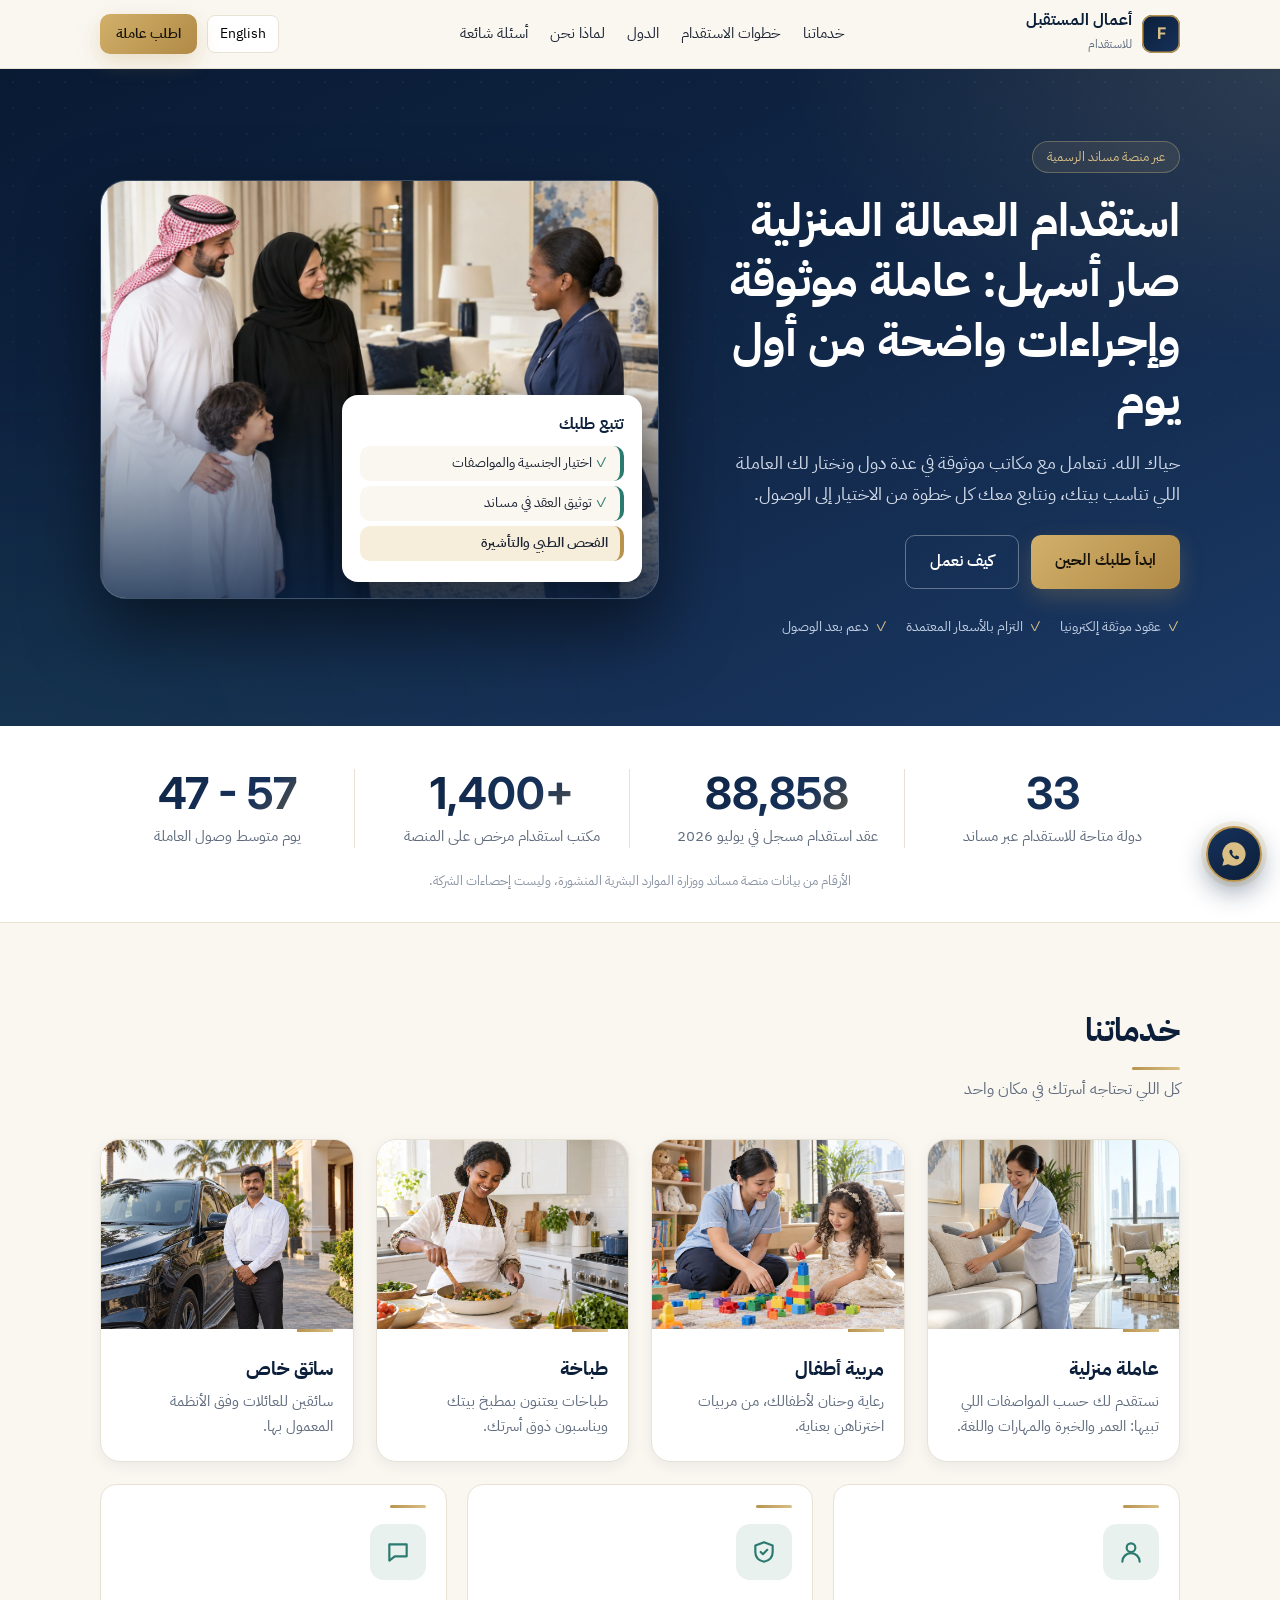
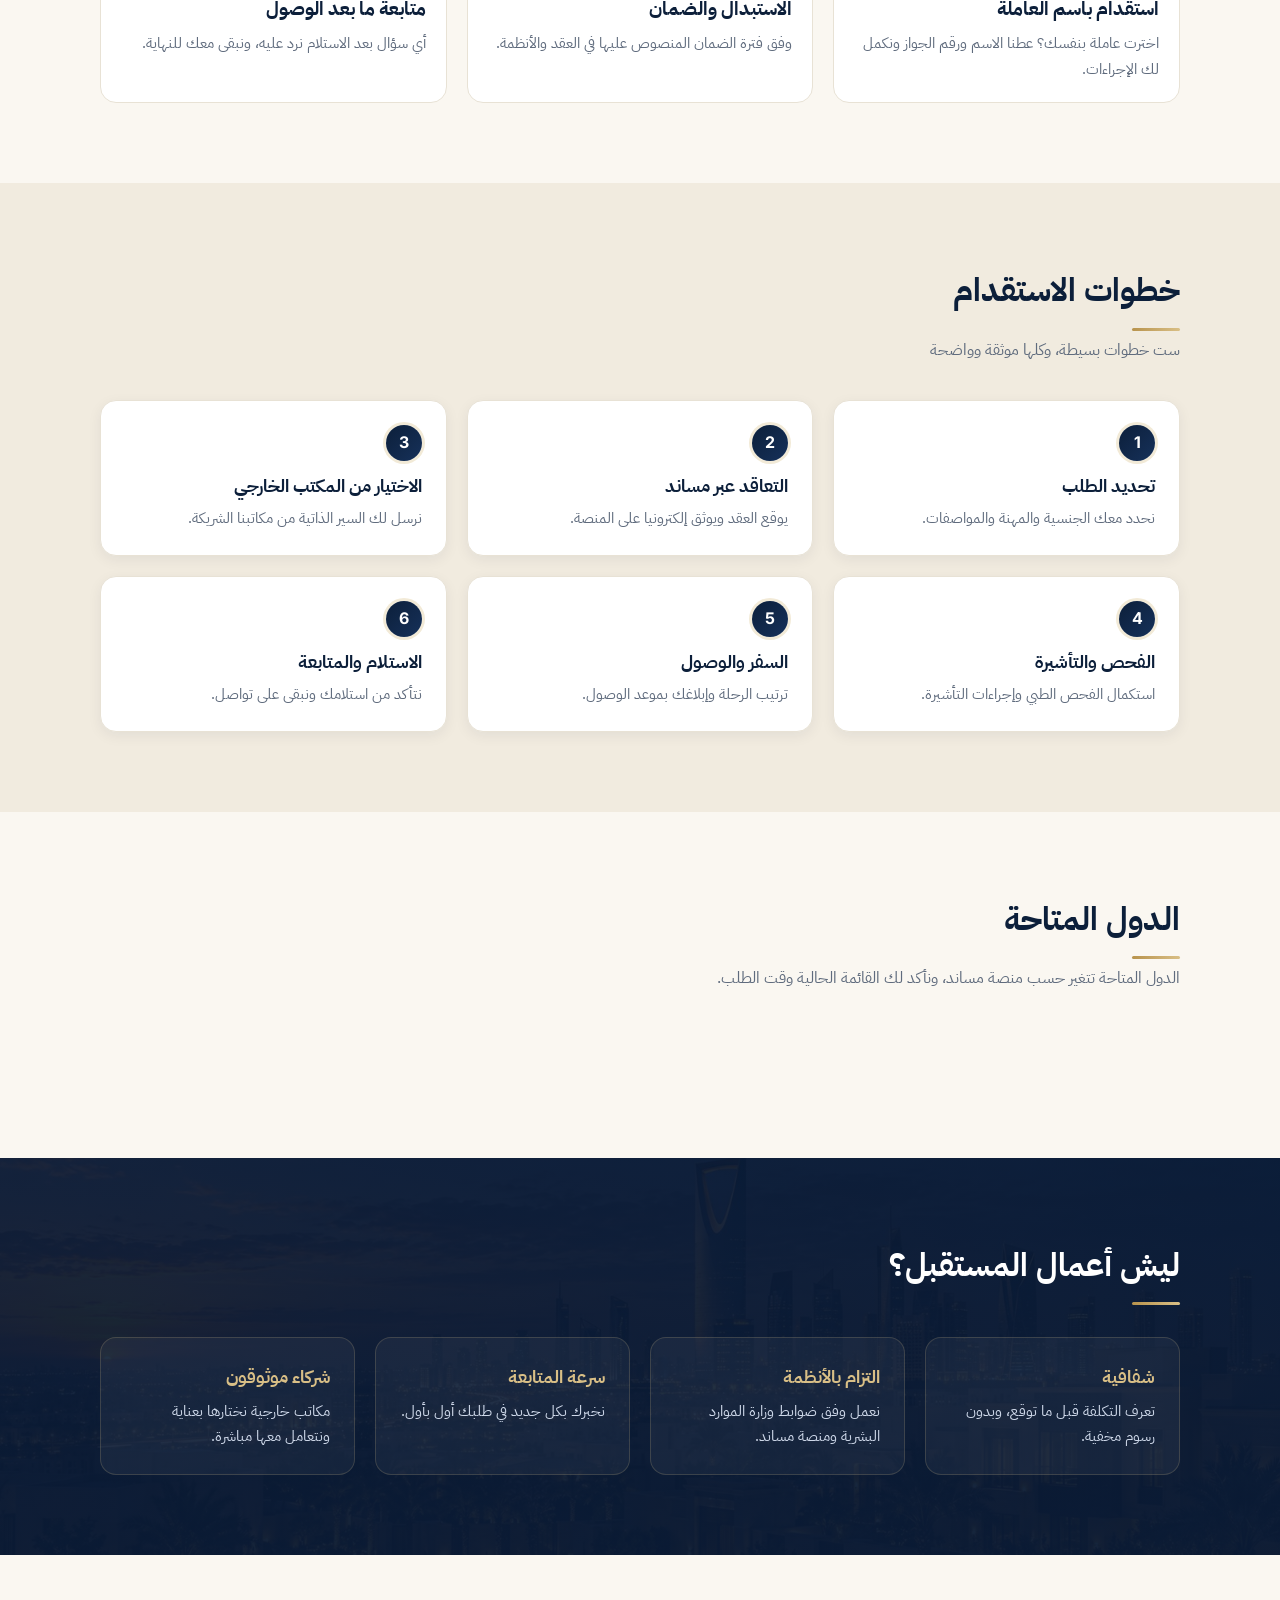
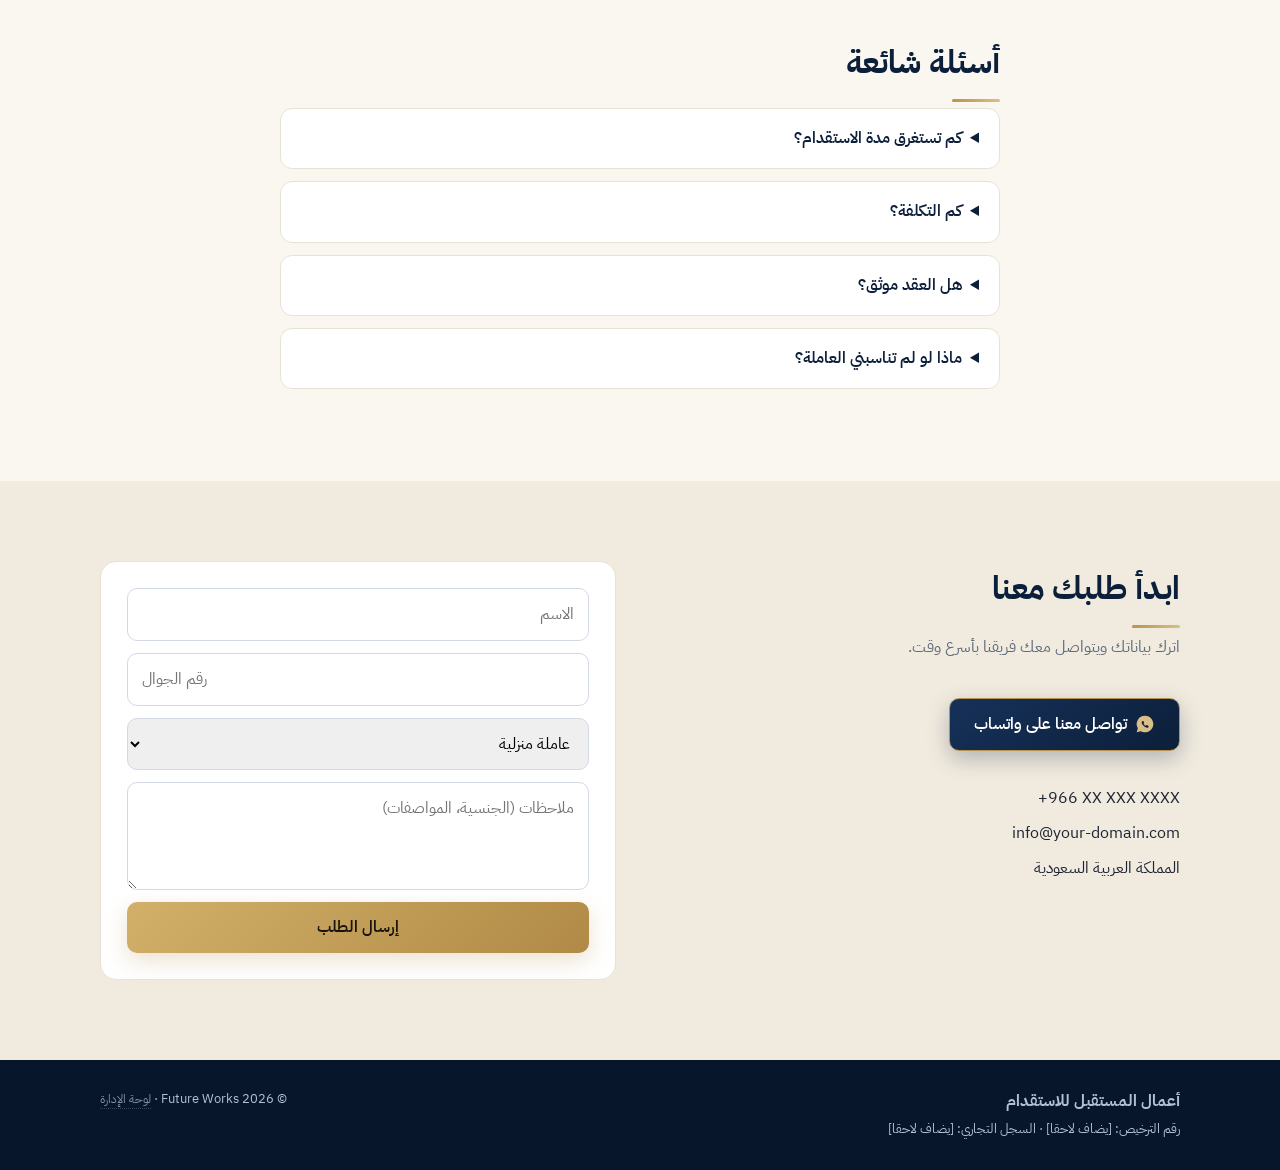
<file: index.html>
<!doctype html>
<html lang="ar" dir="rtl">
<head>
<meta charset="utf-8">
<meta name="viewport" content="width=device-width,initial-scale=1">
<title>أعمال المستقبل للاستقدام | Future Works Recruitment</title>
<meta name="theme-color" content="#0c1f3a"><meta name="description" content="استقدام العمالة المنزلية عبر منصة مساند بشفافية وسرعة. Domestic worker recruitment in Saudi Arabia through Musaned.">
<link rel="preconnect" href="https://fonts.googleapis.com"><link rel="preconnect" href="https://fonts.gstatic.com" crossorigin>
<link href="https://fonts.googleapis.com/css2?family=IBM+Plex+Sans+Arabic:wght@400;500;600;700&family=Inter:wght@400;500;600;700&display=swap" rel="stylesheet">
<link rel="stylesheet" href="style.css">
</head>
<body>
<header class="nav">
  <div class="wrap nav-in">
    <a class="brand" href="#top"><span class="mark">F</span><span><b data-ar="أعمال المستقبل" data-en="Future Works">أعمال المستقبل</b><small data-ar="للاستقدام" data-en="Recruitment">للاستقدام</small></span></a>
    <nav class="links">
      <a href="#services" data-ar="خدماتنا" data-en="Services">خدماتنا</a>
      <a href="#process" data-ar="خطوات الاستقدام" data-en="How it works">خطوات الاستقدام</a>
      <a href="#countries" data-ar="الدول" data-en="Countries">الدول</a>
      <a href="#why" data-ar="لماذا نحن" data-en="Why us">لماذا نحن</a>
      <a href="#faq" data-ar="أسئلة شائعة" data-en="FAQ">أسئلة شائعة</a>
    </nav>
    <div class="nav-actions"><button id="lang" class="lang">English</button><a class="btn sm" href="#contact" data-ar="اطلب عاملة" data-en="Request a worker">اطلب عاملة</a></div>
  </div>
</header>

<main id="top">
<section class="hero">
  <div class="wrap hero-in">
    <div class="hero-text">
      <span class="pill" data-ar="عبر منصة مساند الرسمية" data-en="Through the official Musaned platform">عبر منصة مساند الرسمية</span>
      <h1 data-ar="استقدام العمالة المنزلية صار أسهل: عاملة موثوقة وإجراءات واضحة من أول يوم" data-en="Trusted domestic workers, with a clear process from day one">استقدام العمالة المنزلية صار أسهل: عاملة موثوقة وإجراءات واضحة من أول يوم</h1>
      <p data-ar="حياك الله. نتعامل مع مكاتب موثوقة في عدة دول ونختار لك العاملة اللي تناسب بيتك، ونتابع معك كل خطوة من الاختيار إلى الوصول." data-en="We work with vetted recruitment offices abroad to find the right worker for your home, and follow every step from selection to arrival.">حياك الله. نتعامل مع مكاتب موثوقة في عدة دول ونختار لك العاملة اللي تناسب بيتك، ونتابع معك كل خطوة من الاختيار إلى الوصول.</p>
      <div class="cta"><a class="btn" href="#contact" data-ar="ابدأ طلبك الحين" data-en="Start your request">ابدأ طلبك الحين</a><a class="btn ghost" href="#process" data-ar="كيف نعمل" data-en="How we work">كيف نعمل</a></div>
      <ul class="trust">
        <li data-ar="عقود موثقة إلكترونيا" data-en="Electronically authenticated contracts">عقود موثقة إلكترونيا</li>
        <li data-ar="التزام بالأسعار المعتمدة" data-en="Within approved price ceilings">التزام بالأسعار المعتمدة</li>
        <li data-ar="دعم بعد الوصول" data-en="Support after arrival">دعم بعد الوصول</li>
      </ul>
    </div>
    <div class="hero-visual"><img src="img/hero.jpg" alt="عائلة سعودية تستقبل عاملة منزلية" fetchpriority="high"><div class="hero-card">
      <div class="hc-title" data-ar="تتبع طلبك" data-en="Track your request">تتبع طلبك</div>
      <ol class="steps-mini">
        <li class="done" data-ar="اختيار الجنسية والمواصفات" data-en="Choose nationality & profile">اختيار الجنسية والمواصفات</li>
        <li class="done" data-ar="توثيق العقد في مساند" data-en="Contract authenticated on Musaned">توثيق العقد في مساند</li>
        <li class="now" data-ar="الفحص الطبي والتأشيرة" data-en="Medical check & visa">الفحص الطبي والتأشيرة</li>
        <li data-ar="السفر والوصول" data-en="Travel & arrival">السفر والوصول</li>
        <li data-ar="الاستلام والتسليم" data-en="Handover">الاستلام والتسليم</li>
      </ol>
      <small class="note" data-ar="مثال توضيحي للعرض" data-en="Illustrative example">مثال توضيحي للعرض</small>
    </div></div>
  </div>
</section>

<section class="stats" aria-label="Musaned figures">
  <div class="wrap">
    <div class="stat-grid">
      <div class="stat"><b dir="ltr"><span class="num" data-count="33">33</span></b><span data-ar="دولة متاحة للاستقدام عبر مساند" data-en="source countries on Musaned">دولة متاحة للاستقدام عبر مساند</span></div>
      <div class="stat"><b dir="ltr"><span class="num" data-count="88858">88,858</span></b><span data-ar="عقد استقدام مسجل في يوليو 2026" data-en="recruitment contracts in July 2026">عقد استقدام مسجل في يوليو 2026</span></div>
      <div class="stat"><b dir="ltr"><span class="num" data-count="1400">1,400</span>+</b><span data-ar="مكتب استقدام مرخص على المنصة" data-en="licensed offices on the platform">مكتب استقدام مرخص على المنصة</span></div>
      <div class="stat"><b dir="ltr">47 - 57</b><span data-ar="يوم متوسط وصول العاملة" data-en="days average arrival time">يوم متوسط وصول العاملة</span></div>
    </div>
    <p class="stat-note" data-ar="الأرقام من بيانات منصة مساند ووزارة الموارد البشرية المنشورة، وليست إحصاءات الشركة." data-en="Figures are from published Musaned and HRSD data, not company statistics.">الأرقام من بيانات منصة مساند ووزارة الموارد البشرية المنشورة، وليست إحصاءات الشركة.</p>
  </div>
</section>

<section id="services" class="sec">
  <div class="wrap">
    <h2 data-ar="خدماتنا" data-en="Our services">خدماتنا</h2>
    <p class="sub" data-ar="كل اللي تحتاجه أسرتك في مكان واحد" data-en="Everything a household needs, in one place">كل اللي تحتاجه أسرتك في مكان واحد</p>
    <div class="grid4 pgrid"><article class="pcard"><img src="img/s1.jpg" alt="عاملة منزلية" loading="lazy"><div class="pc-body"><h3 data-ar="عاملة منزلية" data-en="Housemaids">عاملة منزلية</h3><p data-ar="نستقدم لك حسب المواصفات اللي تبيها: العمر والخبرة والمهارات واللغة." data-en="Recruitment by the profile you want: age, experience, skills and language.">نستقدم لك حسب المواصفات اللي تبيها: العمر والخبرة والمهارات واللغة.</p></div></article><article class="pcard"><img src="img/s2.jpg" alt="مربية أطفال" loading="lazy"><div class="pc-body"><h3 data-ar="مربية أطفال" data-en="Nannies">مربية أطفال</h3><p data-ar="رعاية وحنان لأطفالك، من مربيات اخترناهن بعناية." data-en="Caring, carefully selected nannies for your children.">رعاية وحنان لأطفالك، من مربيات اخترناهن بعناية.</p></div></article><article class="pcard"><img src="img/s3.jpg" alt="طباخة" loading="lazy"><div class="pc-body"><h3 data-ar="طباخة" data-en="Cooks">طباخة</h3><p data-ar="طباخات يعتنون بمطبخ بيتك ويناسبون ذوق أسرتك." data-en="Cooks who keep your kitchen running and suit your family's taste.">طباخات يعتنون بمطبخ بيتك ويناسبون ذوق أسرتك.</p></div></article><article class="pcard"><img src="img/s4.jpg" alt="سائق خاص" loading="lazy"><div class="pc-body"><h3 data-ar="سائق خاص" data-en="Private drivers">سائق خاص</h3><p data-ar="سائقين للعائلات وفق الأنظمة المعمول بها." data-en="Drivers for families, in line with current regulations.">سائقين للعائلات وفق الأنظمة المعمول بها.</p></div></article></div>
    <div class="grid3 mini"><article class="card"><div class="ic"><svg viewBox="0 0 24 24" width="26" height="26" fill="none" stroke="#2b7a70" stroke-width="2" stroke-linecap="round" stroke-linejoin="round"><circle cx="12" cy="8" r="4"/><path d="M4 21a8 8 0 0 1 16 0"/></svg></div><h3 data-ar="استقدام باسم العاملة" data-en="Named worker recruitment">استقدام باسم العاملة</h3><p data-ar="اخترت عاملة بنفسك؟ عطنا الاسم ورقم الجواز ونكمل لك الإجراءات." data-en="Already chosen a worker? We handle it by name and passport number.">اخترت عاملة بنفسك؟ عطنا الاسم ورقم الجواز ونكمل لك الإجراءات.</p></article><article class="card"><div class="ic"><svg viewBox="0 0 24 24" width="26" height="26" fill="none" stroke="#2b7a70" stroke-width="2" stroke-linecap="round" stroke-linejoin="round"><path d="M12 3l8 3v6c0 5-3.5 8-8 9-4.5-1-8-4-8-9V6z"/><path d="M9 12l2 2 4-4"/></svg></div><h3 data-ar="الاستبدال والضمان" data-en="Replacement & guarantee">الاستبدال والضمان</h3><p data-ar="وفق فترة الضمان المنصوص عليها في العقد والأنظمة." data-en="As set out in the contract and regulations.">وفق فترة الضمان المنصوص عليها في العقد والأنظمة.</p></article><article class="card"><div class="ic"><svg viewBox="0 0 24 24" width="26" height="26" fill="none" stroke="#2b7a70" stroke-width="2" stroke-linecap="round" stroke-linejoin="round"><path d="M4 5h16v11H9l-5 4z"/></svg></div><h3 data-ar="متابعة ما بعد الوصول" data-en="After-arrival support">متابعة ما بعد الوصول</h3><p data-ar="أي سؤال بعد الاستلام نرد عليه، ونبقى معك للنهاية." data-en="We answer your questions and follow up after handover.">أي سؤال بعد الاستلام نرد عليه، ونبقى معك للنهاية.</p></article></div>
  </div>
</section>

<section id="process" class="sec alt">
  <div class="wrap">
    <h2 data-ar="خطوات الاستقدام" data-en="How recruitment works">خطوات الاستقدام</h2>
    <p class="sub" data-ar="ست خطوات بسيطة، وكلها موثقة وواضحة" data-en="Six simple, documented steps">ست خطوات بسيطة، وكلها موثقة وواضحة</p>
    <ol class="timeline">
      <li><span>1</span><h3 data-ar="تحديد الطلب" data-en="Define your request">تحديد الطلب</h3><p data-ar="نحدد معك الجنسية والمهنة والمواصفات." data-en="We agree nationality, role and profile.">نحدد معك الجنسية والمهنة والمواصفات.</p></li>
      <li><span>2</span><h3 data-ar="التعاقد عبر مساند" data-en="Contract on Musaned">التعاقد عبر مساند</h3><p data-ar="يوقع العقد ويوثق إلكترونيا على المنصة." data-en="The contract is signed and authenticated on the platform.">يوقع العقد ويوثق إلكترونيا على المنصة.</p></li>
      <li><span>3</span><h3 data-ar="الاختيار من المكتب الخارجي" data-en="Selection abroad">الاختيار من المكتب الخارجي</h3><p data-ar="نرسل لك السير الذاتية من مكاتبنا الشريكة." data-en="We send CVs from our partner offices.">نرسل لك السير الذاتية من مكاتبنا الشريكة.</p></li>
      <li><span>4</span><h3 data-ar="الفحص والتأشيرة" data-en="Medical & visa">الفحص والتأشيرة</h3><p data-ar="استكمال الفحص الطبي وإجراءات التأشيرة." data-en="Medical examination and visa processing.">استكمال الفحص الطبي وإجراءات التأشيرة.</p></li>
      <li><span>5</span><h3 data-ar="السفر والوصول" data-en="Travel & arrival">السفر والوصول</h3><p data-ar="ترتيب الرحلة وإبلاغك بموعد الوصول." data-en="Flight arranged and arrival time shared.">ترتيب الرحلة وإبلاغك بموعد الوصول.</p></li>
      <li><span>6</span><h3 data-ar="الاستلام والمتابعة" data-en="Handover & follow-up">الاستلام والمتابعة</h3><p data-ar="نتأكد من استلامك ونبقى على تواصل." data-en="We confirm handover and stay in touch.">نتأكد من استلامك ونبقى على تواصل.</p></li>
    </ol>
  </div>
</section>

<section id="countries" class="sec">
  <div class="wrap">
    <h2 data-ar="الدول المتاحة" data-en="Source countries">الدول المتاحة</h2>
    <p class="sub" data-ar="الدول المتاحة تتغير حسب منصة مساند، ونأكد لك القائمة الحالية وقت الطلب." data-en="Availability follows Musaned and can change. We confirm the current list when you apply.">الدول المتاحة تتغير حسب منصة مساند، ونأكد لك القائمة الحالية وقت الطلب.</p>
    <div class="chips">
      <span data-ar="الفلبين" data-en="Philippines">الفلبين</span><span data-ar="سريلانكا" data-en="Sri Lanka">سريلانكا</span><span data-ar="بنجلاديش" data-en="Bangladesh">بنجلاديش</span><span data-ar="كينيا" data-en="Kenya">كينيا</span><span data-ar="أوغندا" data-en="Uganda">أوغندا</span><span data-ar="إثيوبيا" data-en="Ethiopia">إثيوبيا</span><span data-ar="بوروندي" data-en="Burundi">بوروندي</span><span data-ar="سيراليون" data-en="Sierra Leone">سيراليون</span><span data-ar="تايلاند" data-en="Thailand">تايلاند</span>
    </div>
  </div>
</section>

<section id="why" class="sec dark band">
  <div class="wrap">
    <h2 data-ar="ليش أعمال المستقبل؟" data-en="Why Future Works?">ليش أعمال المستقبل؟</h2>
    <div class="grid4">
      <div class="why"><b data-ar="شفافية" data-en="Transparency">شفافية</b><p data-ar="تعرف التكلفة قبل ما توقع، وبدون رسوم مخفية." data-en="Clear costs before you sign, no hidden fees.">تعرف التكلفة قبل ما توقع، وبدون رسوم مخفية.</p></div>
      <div class="why"><b data-ar="التزام بالأنظمة" data-en="Compliance">التزام بالأنظمة</b><p data-ar="نعمل وفق ضوابط وزارة الموارد البشرية ومنصة مساند." data-en="We follow HRSD rules and the Musaned platform.">نعمل وفق ضوابط وزارة الموارد البشرية ومنصة مساند.</p></div>
      <div class="why"><b data-ar="سرعة المتابعة" data-en="Fast follow-up">سرعة المتابعة</b><p data-ar="نخبرك بكل جديد في طلبك أول بأول." data-en="Regular updates on your request status.">نخبرك بكل جديد في طلبك أول بأول.</p></div>
      <div class="why"><b data-ar="شركاء موثوقون" data-en="Vetted partners">شركاء موثوقون</b><p data-ar="مكاتب خارجية نختارها بعناية ونتعامل معها مباشرة." data-en="Overseas offices we choose with care.">مكاتب خارجية نختارها بعناية ونتعامل معها مباشرة.</p></div>
    </div>
  </div>
</section>

<section id="faq" class="sec">
  <div class="wrap narrow">
    <h2 data-ar="أسئلة شائعة" data-en="Frequently asked questions">أسئلة شائعة</h2>
    <details><summary data-ar="كم تستغرق مدة الاستقدام؟" data-en="How long does recruitment take?">كم تستغرق مدة الاستقدام؟</summary><p data-ar="تختلف حسب الجنسية. الأرقام المنشورة على مساند تشير عادة إلى نحو 47 إلى 57 يوما في المتوسط للجنسيات الشائعة." data-en="It depends on nationality. Averages published for Musaned are roughly 47 to 57 days for common nationalities.">تختلف حسب الجنسية. الأرقام المنشورة على مساند تشير عادة إلى نحو 47 إلى 57 يوما في المتوسط للجنسيات الشائعة.</p></details>
    <details><summary data-ar="كم التكلفة؟" data-en="What does it cost?">كم التكلفة؟</summary><p data-ar="تحدد الوزارة سقفا أعلى لتكلفة الاستقدام لكل جنسية. نعطيك التكلفة النهائية قبل توقيع العقد." data-en="The ministry sets a maximum recruitment cost per nationality. We confirm the final cost before you sign.">تحدد الوزارة سقفا أعلى لتكلفة الاستقدام لكل جنسية. نعطيك التكلفة النهائية قبل توقيع العقد.</p></details>
    <details><summary data-ar="هل العقد موثق؟" data-en="Is the contract authenticated?">هل العقد موثق؟</summary><p data-ar="نعم، يتم التعاقد والتوثيق إلكترونيا عبر منصة مساند." data-en="Yes. Contracting and authentication are done electronically on Musaned.">نعم، يتم التعاقد والتوثيق إلكترونيا عبر منصة مساند.</p></details>
    <details><summary data-ar="ماذا لو لم تناسبني العاملة؟" data-en="What if the worker is not a fit?">ماذا لو لم تناسبني العاملة؟</summary><p data-ar="تطبق شروط الاستبدال والاسترداد المنصوص عليها في العقد والأنظمة. نوضح لك التفاصيل قبل ما توقع." data-en="Replacement and refund terms in the contract and regulations apply. We explain them before you sign.">تطبق شروط الاستبدال والاسترداد المنصوص عليها في العقد والأنظمة. نوضح لك التفاصيل قبل ما توقع.</p></details>
  </div>
</section>

<section id="contact" class="sec alt contact-sec">
  <div class="wrap contact">
    <div>
      <h2 data-ar="ابدأ طلبك معنا" data-en="Request a worker">ابدأ طلبك معنا</h2>
      <p class="sub" data-ar="اترك بياناتك ويتواصل معك فريقنا بأسرع وقت." data-en="Leave your details and our team will contact you.">اترك بياناتك ويتواصل معك فريقنا بأسرع وقت.</p>
      <a class="btn wa" href="https://wa.me/966XXXXXXXXX" target="_blank" rel="noopener"><svg viewBox="0 0 24 24" width="20" height="20" fill="currentColor"><path d="M12 2a10 10 0 0 0-8.6 15.1L2 22l5-1.3A10 10 0 1 0 12 2zm4.600 13.200c-.2.600-1.200 1.100-1.700 1.200-.5.100-1 .1-1.700-.1a9.500 9.500 0 0 1-4.200-3.700c-.4-.600-1-1.600-1-2.500s.5-1.300.7-1.500c.2-.2.4-.2.600-.2h.4c.2 0 .4 0 .5.400l.7 1.700c.1.200 0 .4 0 .500l-.4.500c-.1.100-.2.300-.1.500.6 1 1.300 1.600 2.200 2.100.3.100.4.100.6-.1l.6-.7c.2-.2.300-.2.500-.1l1.600.8c.2.100.3.200.3.300.1.200.1.700-.1 1.100z"/></svg><span data-ar="تواصل معنا على واتساب" data-en="Chat on WhatsApp">تواصل معنا على واتساب</span></a><ul class="info"><li><span dir="ltr">+966 XX XXX XXXX</span></li><li><span dir="ltr">info@your-domain.com</span></li><li data-ar="المملكة العربية السعودية" data-en="Saudi Arabia">المملكة العربية السعودية</li></ul>
    </div>
    <form id="reqform">
      <input required placeholder="الاسم" data-ph-ar="الاسم" data-ph-en="Full name">
      <input required type="tel" placeholder="رقم الجوال" data-ph-ar="رقم الجوال" data-ph-en="Mobile number" dir="ltr">
      <select><option data-ar="عاملة منزلية" data-en="Housemaid">عاملة منزلية</option><option data-ar="طباخة" data-en="Cook">طباخة</option><option data-ar="مربية أطفال" data-en="Nanny">مربية أطفال</option><option data-ar="سائق خاص" data-en="Private driver">سائق خاص</option></select>
      <textarea rows="3" placeholder="ملاحظات (الجنسية، المواصفات)" data-ph-ar="ملاحظات (الجنسية، المواصفات)" data-ph-en="Notes (nationality, requirements)"></textarea>
      <button class="btn" data-ar="إرسال الطلب" data-en="Send request">إرسال الطلب</button>
    </form>
  </div>
</section>
</main>

<footer>
  <div class="wrap foot">
    <div><b data-ar="أعمال المستقبل للاستقدام" data-en="Future Works Recruitment">أعمال المستقبل للاستقدام</b><br><small data-ar="رقم الترخيص: [يضاف لاحقا] · السجل التجاري: [يضاف لاحقا]" data-en="License no.: [to be added] · CR no.: [to be added]">رقم الترخيص: [يضاف لاحقا] · السجل التجاري: [يضاف لاحقا]</small></div>
    <small>© 2026 Future Works · <a class="admin-link" href="admin.html" rel="nofollow">لوحة الإدارة</a></small>
  </div>
</footer>
<a class="wa-float" href="https://wa.me/966XXXXXXXXX" target="_blank" rel="noopener" aria-label="WhatsApp"><svg viewBox="0 0 24 24" width="28" height="28" fill="currentColor"><path d="M12 2a10 10 0 0 0-8.6 15.1L2 22l5-1.3A10 10 0 1 0 12 2zm4.600 13.200c-.2.600-1.200 1.100-1.700 1.200-.5.100-1 .1-1.700-.1a9.500 9.500 0 0 1-4.200-3.700c-.4-.600-1-1.600-1-2.500s.5-1.300.7-1.500c.2-.2.4-.2.600-.2h.4c.2 0 .4 0 .5.400l.7 1.700c.1.200 0 .4 0 .500l-.4.500c-.1.100-.2.300-.1.500.6 1 1.300 1.600 2.200 2.100.3.100.4.100.6-.1l.6-.7c.2-.2.300-.2.500-.1l1.600.8c.2.100.3.200.3.300.1.200.1.700-.1 1.100z"/></svg></a>
<script src="app.js"></script>
</body>
</html>
</file>
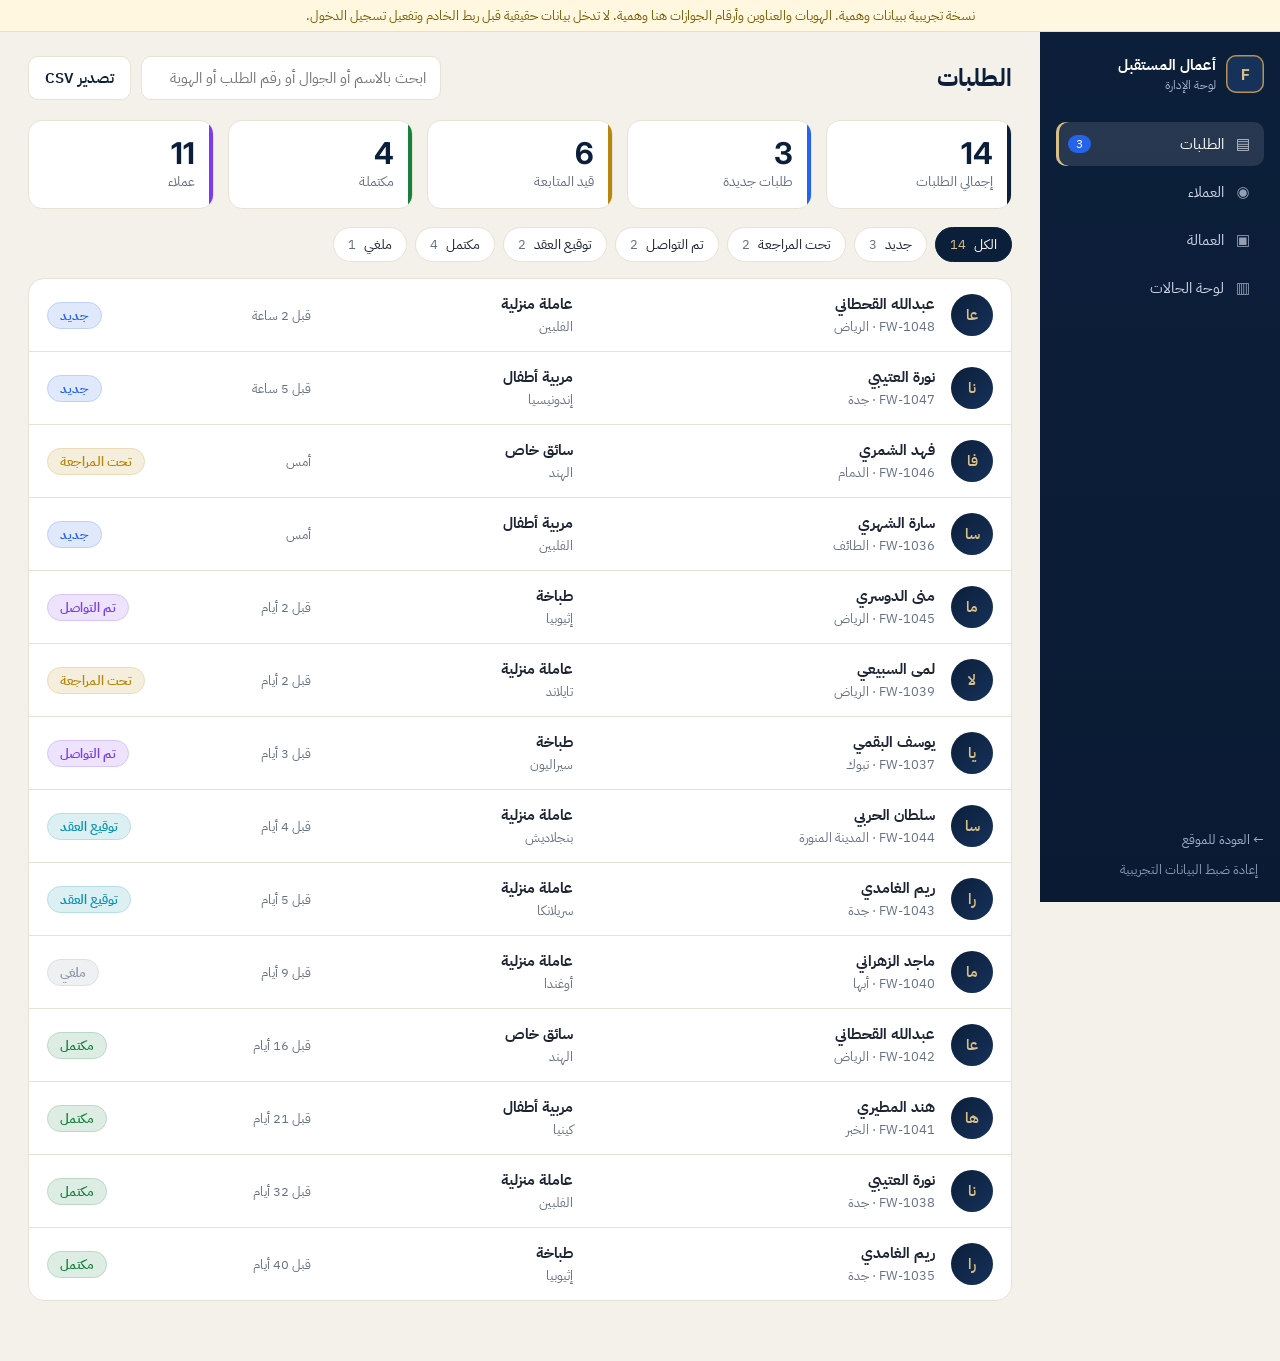
<file: admin.html>
<!doctype html>
<html lang="ar" dir="rtl">
<head>
<meta charset="utf-8"><meta name="viewport" content="width=device-width,initial-scale=1">
<meta name="robots" content="noindex,nofollow">
<title>لوحة الإدارة | أعمال المستقبل</title>
<link href="https://fonts.googleapis.com/css2?family=IBM+Plex+Sans+Arabic:wght@400;500;600;700&family=Inter:wght@400;500;600;700&display=swap" rel="stylesheet">
<link rel="stylesheet" href="admin.css">
</head>
<body>
<div class="demo-bar">نسخة تجريبية ببيانات وهمية. الهويات والعناوين وأرقام الجوازات هنا وهمية. لا تدخل بيانات حقيقية قبل ربط الخادم وتفعيل تسجيل الدخول.</div>
<div class="app">
  <aside class="side" id="side">
    <div class="logo"><span class="mark">F</span><div><b>أعمال المستقبل</b><small>لوحة الإدارة</small></div></div>
    <nav>
      <button class="nav-btn active" data-view="requests"><i>▤</i> الطلبات <em id="cnt-new"></em></button>
      <button class="nav-btn" data-view="clients"><i>◉</i> العملاء</button>
      <button class="nav-btn" data-view="workers"><i>▣</i> العمالة</button>
      <button class="nav-btn" data-view="board"><i>▥</i> لوحة الحالات</button>
    </nav>
    <div class="side-foot">
      <a href="index.html">← العودة للموقع</a>
      <button id="reset" class="link-btn">إعادة ضبط البيانات التجريبية</button>
    </div>
  </aside>
  <main class="main">
    <header class="top">
      <button class="burger" id="burger" aria-label="القائمة">☰</button>
      <h1 id="title">الطلبات</h1>
      <div class="top-tools">
        <input id="q" type="search" placeholder="ابحث بالاسم أو الجوال أو رقم الطلب أو الهوية">
        <button class="btn" id="export">تصدير CSV</button>
      </div>
    </header>
    <section class="kpis" id="kpis"></section>
    <div class="chips-row" id="chips"></div>
    <section id="view"></section>
  </main>
</div>
<aside class="drawer" id="drawer" aria-hidden="true"><div class="drawer-in" id="drawer-in"></div></aside>
<div class="scrim" id="scrim"></div>
<div class="toast" id="toast"></div>
<script src="data.js"></script>
<script type="module" src="admin.js"></script>
</body>
</html>
</file>
<file: style.css>
:root{--navy:#0b2447;--navy2:#13335f;--gold:#c8a24a;--teal:#14877d;--bg:#f7f8fb;--ink:#17212f;--mute:#5d6b7e}
*{box-sizing:border-box}html{scroll-behavior:smooth}
body{margin:0;font-family:'IBM Plex Sans Arabic','Inter',system-ui,sans-serif;color:var(--ink);background:#fff;line-height:1.7}
html[lang=en] body{font-family:'Inter','IBM Plex Sans Arabic',sans-serif}
.wrap{max-width:1120px;margin:auto;padding:0 20px}.narrow{max-width:760px}
.nav{position:sticky;top:0;z-index:20;background:rgba(255,255,255,.92);backdrop-filter:blur(8px);border-bottom:1px solid #e6e9f0}
.nav-in{display:flex;align-items:center;justify-content:space-between;gap:16px;height:68px}
.brand{display:flex;gap:10px;align-items:center;text-decoration:none;color:var(--navy)}
.brand b{display:block;line-height:1.2}.brand small{color:var(--mute);font-size:12px}
.mark{width:38px;height:38px;border-radius:10px;background:linear-gradient(135deg,var(--navy),var(--teal));color:#fff;display:grid;place-items:center;font-weight:700;font-family:Inter}
.links{display:flex;gap:22px}.links a{color:var(--ink);text-decoration:none;font-size:15px}.links a:hover{color:var(--teal)}
.nav-actions{display:flex;gap:10px;align-items:center}
.lang{border:1px solid #d3d9e4;background:#fff;border-radius:8px;padding:6px 12px;cursor:pointer;font:inherit;font-size:14px}
.btn{display:inline-block;background:var(--gold);color:#1b1500;padding:12px 24px;border-radius:10px;text-decoration:none;font-weight:600;border:0;cursor:pointer;font:inherit;font-weight:600;transition:.2s}
.btn:hover{transform:translateY(-1px);filter:brightness(1.05)}.btn.sm{padding:8px 16px;font-size:14px}
.btn.ghost{background:transparent;color:#fff;border:1.5px solid rgba(255,255,255,.5)}
.hero{background:radial-gradient(1000px 500px at 80% -10%,#1d4f8f55,transparent),linear-gradient(160deg,var(--navy),var(--navy2));color:#fff;padding:84px 0}
.hero-in{display:grid;grid-template-columns:1.25fr 1fr;gap:48px;align-items:center}
.pill{display:inline-block;background:#ffffff1c;border:1px solid #ffffff33;padding:4px 14px;border-radius:99px;font-size:13px;margin-bottom:18px}
h1{font-size:clamp(30px,4.4vw,46px);line-height:1.3;margin:0 0 16px}
.hero p{color:#d6e0f0;font-size:18px;max-width:560px}
.cta{display:flex;gap:12px;flex-wrap:wrap;margin:26px 0}
.trust{list-style:none;padding:0;margin:0;display:flex;gap:18px;flex-wrap:wrap;font-size:14px;color:#c4d2e8}
.trust li:before{content:'✓';color:var(--gold);margin-inline-end:6px}
.hero-card{background:#fff;color:var(--ink);border-radius:18px;padding:26px;box-shadow:0 24px 60px #0006}
.hc-title{font-weight:700;color:var(--navy);margin-bottom:14px}
.steps-mini{list-style:none;margin:0;padding:0}
.steps-mini li{padding:10px 14px;border-radius:10px;margin-bottom:8px;background:var(--bg);color:var(--mute);font-size:15px;border-inline-start:4px solid #d3d9e4}
.steps-mini li.done{border-color:var(--teal);color:var(--ink)}.steps-mini li.done:before{content:'✓ ';color:var(--teal)}
.steps-mini li.now{border-color:var(--gold);background:#fbf5e3;color:var(--ink);font-weight:600}
.note{color:var(--mute)}
.sec{padding:80px 0}.sec.alt{background:var(--bg)}
h2{font-size:32px;color:var(--navy);margin:0 0 6px}.sub{color:var(--mute);margin:0 0 36px}
.dark{background:var(--navy);color:#fff}.dark h2{color:#fff;margin-bottom:32px}
.grid3{display:grid;grid-template-columns:repeat(3,1fr);gap:20px}.grid4{display:grid;grid-template-columns:repeat(4,1fr);gap:20px}
.card{background:#fff;border:1px solid #e6e9f0;border-radius:16px;padding:26px;transition:.2s}
.card:hover{box-shadow:0 12px 30px #0b244714;transform:translateY(-3px)}
.ic{font-size:30px;width:56px;height:56px;border-radius:14px;background:#eaf5f3;display:grid;place-items:center;margin-bottom:14px}
.card h3{margin:0 0 6px;color:var(--navy)}.card p{margin:0;color:var(--mute);font-size:15px}
.timeline{list-style:none;margin:0;padding:0;display:grid;grid-template-columns:repeat(3,1fr);gap:20px}
.timeline li{background:#fff;border-radius:16px;padding:24px;border:1px solid #e6e9f0}
.timeline span{display:grid;place-items:center;width:36px;height:36px;border-radius:50%;background:var(--navy);color:#fff;font-weight:700;margin-bottom:10px;font-family:Inter}
.timeline h3{margin:0 0 4px;color:var(--navy);font-size:18px}.timeline p{margin:0;color:var(--mute);font-size:15px}
.chips{display:flex;flex-wrap:wrap;gap:12px}.chips span{background:#eaf5f3;color:#0d5f58;padding:10px 22px;border-radius:99px;font-weight:600}
.why{background:#ffffff0f;border:1px solid #ffffff22;border-radius:16px;padding:24px}.why b{color:var(--gold);font-size:18px}.why p{color:#cfd9ea;margin:6px 0 0;font-size:15px}
details{border:1px solid #e6e9f0;border-radius:12px;padding:16px 20px;margin-bottom:12px}
summary{cursor:pointer;font-weight:600;color:var(--navy)}details p{color:var(--mute);margin:10px 0 0}
.contact{display:grid;grid-template-columns:1fr 1fr;gap:48px;align-items:start}
.info{list-style:none;padding:0;color:var(--ink)}.info li{margin-bottom:8px}
form{background:#fff;padding:26px;border-radius:16px;border:1px solid #e6e9f0;display:grid;gap:12px}
input,select,textarea{font:inherit;padding:12px 14px;border:1px solid #d3d9e4;border-radius:10px;width:100%}
input:focus,select:focus,textarea:focus{outline:2px solid var(--teal);border-color:transparent}
footer{background:#071a35;color:#b8c5da;padding:28px 0}.foot{display:flex;justify-content:space-between;gap:16px;flex-wrap:wrap}
@media(max-width:860px){.links{display:none}.hero-in,.contact{grid-template-columns:1fr}.grid3,.timeline{grid-template-columns:1fr 1fr}.grid4{grid-template-columns:1fr 1fr}.hero{padding:56px 0}}
@media(max-width:560px){.grid3,.timeline,.grid4{grid-template-columns:1fr}}


.wa{background:#25d366;color:#fff;display:inline-flex;align-items:center;gap:8px;margin-bottom:18px;box-shadow:0 6px 18px #25d36640}
.wa-float{position:fixed;inset-inline-start:18px;bottom:18px;width:56px;height:56px;border-radius:50%;background:#25d366;display:grid;place-items:center;box-shadow:0 8px 24px #0004;z-index:30}
.hero{background:radial-gradient(900px 480px at 85% -10%,#1d4f8f66,transparent),radial-gradient(600px 400px at 0% 110%,#c8a24a22,transparent),linear-gradient(160deg,var(--navy),var(--navy2))}
.card::before{content:'';display:block;height:3px;width:36px;background:var(--gold);border-radius:3px;margin-bottom:16px}
h2:after{content:'';display:block;width:48px;height:3px;background:var(--gold);border-radius:3px;margin-top:10px}
.btn{box-shadow:0 6px 18px #c8a24a40}
@media(max-width:560px){.nav-in{height:62px}.brand small{display:none}.nav-actions .btn.sm{display:none}.lang{padding:6px 10px}.wa-float{width:52px;height:52px}h2{font-size:26px}.sec{padding:56px 0}}

.hero{padding:72px 0 88px}
.hero-visual{position:relative;border-radius:26px;overflow:hidden;box-shadow:0 30px 70px #0008;aspect-ratio:4/4.6;border:1px solid #ffffff30}
.hero-visual img{width:100%;height:100%;object-fit:cover;object-position:35% center;display:block}
.hero-visual:after{content:'';position:absolute;inset:0;background:linear-gradient(180deg,transparent 45%,#0b2447cc)}
.hero-visual .hero-card{position:absolute;z-index:2;inset-inline:16px;bottom:16px;padding:16px 18px;border-radius:16px;box-shadow:0 12px 30px #0006}
.hero-visual .steps-mini li{padding:6px 12px;margin-bottom:5px;font-size:13.5px}
.hero-visual .hc-title{margin-bottom:8px}.hero-visual .note{display:none}
.hero-in{gap:56px}
.pgrid{gap:22px}
.pcard{background:#fff;border-radius:20px;overflow:hidden;border:1px solid #e6e9f0;transition:.3s;box-shadow:0 4px 14px #0b244710}
.pcard:hover{transform:translateY(-6px);box-shadow:0 22px 44px #0b244726}
.pcard img{width:100%;aspect-ratio:4/3;object-fit:cover;display:block;transition:.5s}
.pcard:hover img{transform:scale(1.05)}
.pcard{overflow:hidden}.pc-body{padding:18px 20px 22px;position:relative}
.pc-body:before{content:'';position:absolute;top:0;inset-inline-start:20px;width:36px;height:3px;background:var(--gold)}
.pc-body h3{margin:6px 0 4px;color:var(--navy);font-size:19px}.pc-body p{margin:0;color:var(--mute);font-size:14.5px}
.mini{margin-top:22px}.mini .card{padding:20px}
.band{background:linear-gradient(#0b2447e6,#0b2447f2),url(img/banner.jpg) center/cover fixed}
.contact-sec{background:linear-gradient(#f7f8fbf2,#f7f8fbf2),url(img/banner.jpg) center/cover}
.sec.alt{background:#f4f1ea}
.timeline li{box-shadow:0 4px 14px #0b244710}
@media(max-width:1000px){.grid4.pgrid{grid-template-columns:1fr 1fr}}
@media(max-width:860px){.hero-visual{aspect-ratio:4/4.2}.band{background-attachment:scroll}}
@media(max-width:560px){.grid4.pgrid{grid-template-columns:1fr}.hero-visual{aspect-ratio:auto;min-height:380px}.hero-visual .hero-card{position:relative;inset:auto;margin:-120px 12px 12px}.hero-visual{display:flex;flex-direction:column}.hero-visual img{height:300px}.hero-visual:after{display:none}}
.hero-in{grid-template-columns:1fr 1.2fr}
.hero-visual{aspect-ratio:16/12}
.hero-visual img{object-position:center}
.hero-visual .hero-card{inset-inline-end:auto;width:min(300px,60%)}
.hero-visual .steps-mini li:nth-child(n+4){display:none}
@media(max-width:860px){.hero-in{grid-template-columns:1fr}.hero-visual{aspect-ratio:16/12}}
@media(max-width:560px){.hero-visual img{height:260px;object-position:78% center}.hero-visual .hero-card{width:auto;inset-inline-end:auto;margin:-70px 12px 12px}.hero-visual .steps-mini li:nth-child(n+4){display:none}}
.hero-in>*{min-width:0}
@media(max-width:560px){.hero-visual{aspect-ratio:auto!important;display:block;min-height:0;overflow:hidden}.hero-visual .hero-card{position:relative;inset:auto;width:auto;margin:-60px 12px 12px;display:block}.hero-visual img{height:260px}}
.wa-float{background:linear-gradient(145deg,var(--navy2),var(--navy));border:2px solid var(--gold);box-shadow:0 10px 26px #0b244766,0 0 0 5px #c8a24a26;transition:.25s}
.wa-float:hover{transform:translateY(-3px) scale(1.06);box-shadow:0 14px 30px #0b244788,0 0 0 7px #c8a24a38}
.wa-float svg{fill:var(--gold)}
.wa{background:linear-gradient(145deg,var(--navy2),var(--navy));color:#fff;border:1.5px solid var(--gold);box-shadow:0 6px 18px #0b244740}
.wa svg{color:var(--gold)}

/* ===== Refined palette (v5): ink navy, champagne gold, ivory ===== */
:root{--navy:#0c1f3a;--navy2:#16315a;--gold:#b8934d;--gold2:#d9bf86;--gold-d:#9a7a3a;--teal:#2b7a70;--bg:#faf7f1;--sand:#f1ebdf;--ink:#1d2433;--mute:#5f6b7d;--line:#e8e2d5}
body{color:var(--ink);background:var(--bg)}
.nav{background:rgba(250,247,241,.9);border-bottom:1px solid var(--line);transition:box-shadow .3s,background .3s}
.nav.scrolled{box-shadow:0 8px 28px #0c1f3a1a;background:rgba(250,247,241,.97)}
.mark{background:linear-gradient(135deg,var(--navy),var(--navy2));box-shadow:inset 0 0 0 1.5px var(--gold)}
.mark{color:var(--gold2)}
.links a{position:relative;transition:color .25s}.links a:after{content:'';position:absolute;inset-inline:0;bottom:-6px;height:2px;background:var(--gold);transform:scaleX(0);transition:transform .3s;transform-origin:center}.links a:hover{color:var(--gold-d)}.links a:hover:after{transform:scaleX(1)}
.btn{background:linear-gradient(135deg,#d2b06a,#b08a46);color:#17120a;box-shadow:0 8px 22px #b8934d44;transition:transform .25s,box-shadow .25s,filter .25s}
.btn:hover{transform:translateY(-2px);box-shadow:0 14px 30px #b8934d66;filter:none}
.btn:active{transform:translateY(0)}
.btn.ghost{background:transparent;color:#fff;border:1.5px solid #ffffff55;box-shadow:none}.btn.ghost:hover{background:#ffffff14;border-color:var(--gold2);box-shadow:none}
.lang{border-color:var(--line);background:#fff;transition:.25s}.lang:hover{border-color:var(--gold)}
.hero{background:radial-gradient(700px 420px at 100% 0,#d9bf8624,transparent 70%),radial-gradient(900px 500px at 0 100%,#2b7a7022,transparent 70%),linear-gradient(155deg,#091a33,#12294b 58%,#1b3a66);position:relative;overflow:hidden}
.hero:before{content:'';position:absolute;inset:0;background-image:radial-gradient(#ffffff0d 1px,transparent 1.2px);background-size:26px 26px;mask-image:linear-gradient(180deg,#000,transparent 85%);pointer-events:none}
.pill{background:#d9bf8618;border:1px solid #d9bf8655;color:var(--gold2)}
.hero p{color:#d3dbe9}.trust{color:#c0cde2}.trust li:before{color:var(--gold2)}
.hero-card{box-shadow:0 18px 44px #00000055}
.steps-mini li{background:var(--bg);border-inline-start-color:#d9d2c2}
.steps-mini li.done{border-color:var(--teal)}.steps-mini li.done:before{color:var(--teal)}
.steps-mini li.now{border-color:var(--gold);background:#f6eedb}
h2{color:var(--navy)}h2:after{background:linear-gradient(90deg,var(--gold),var(--gold2))}
.sec.alt{background:var(--sand)}
.card,.pcard,.timeline li,details,form{border-color:var(--line)}
.card:hover{box-shadow:0 16px 36px #0c1f3a1f}
.ic{background:#e9f1ee}
.card::before,.pc-body:before{background:linear-gradient(90deg,var(--gold),var(--gold2))}
.timeline span{background:linear-gradient(135deg,var(--navy),var(--navy2));box-shadow:0 0 0 3px #d9bf8655}
.chips span{background:#fff;color:var(--navy);border:1px solid var(--line);transition:.25s}.chips span:hover{background:var(--navy);color:var(--gold2);border-color:var(--navy);transform:translateY(-2px)}
.dark,.band{background:linear-gradient(#0a1b36ec,#0a1b36f4),url(img/banner.jpg) center/cover}
.dark h2{color:#fff}.why{background:#ffffff0c;border:1px solid #d9bf8630;transition:.3s}.why:hover{background:#ffffff14;border-color:var(--gold2);transform:translateY(-3px)}.why b{color:var(--gold2)}
summary{color:var(--navy)}details{background:#fff;transition:box-shadow .3s}details[open]{box-shadow:0 10px 24px #0c1f3a14;border-color:#d9bf86}
.contact-sec{background:linear-gradient(#f1ebdff4,#f1ebdff4),url(img/banner.jpg) center/cover}
input:focus,select:focus,textarea:focus{outline:2px solid var(--gold);border-color:transparent}
footer{background:#08162b;color:#b3bfd2}.admin-link{color:#7f8da3;text-decoration:none;font-size:12px;border-bottom:1px dotted #7f8da366}.admin-link:hover{color:var(--gold2)}
.wa-float,.wa{border-color:var(--gold)}.wa-float svg,.wa svg{fill:var(--gold2);color:var(--gold2)}
.wa-float{animation:pulse 3.2s infinite}
@keyframes pulse{0%,100%{box-shadow:0 10px 26px #0c1f3a66,0 0 0 0 #b8934d55}60%{box-shadow:0 10px 26px #0c1f3a66,0 0 0 12px #b8934d00}}
/* stats */
.stats{background:#fff;border-bottom:1px solid var(--line);padding:44px 0 30px;margin-top:-1px}
.stat-grid{display:grid;grid-template-columns:repeat(4,1fr);gap:20px;text-align:center}
.stat b{display:block;font-size:clamp(30px,4vw,44px);color:var(--navy);line-height:1.1;font-family:Inter,sans-serif;background:linear-gradient(135deg,var(--navy),var(--navy2) 60%,var(--gold-d));-webkit-background-clip:text;background-clip:text;color:transparent}
.stat span:not(.num){display:block;color:var(--mute);font-size:14.5px;margin-top:6px}
.stat+.stat{border-inline-start:1px solid var(--line)}
.stat-note{text-align:center;color:#8a93a3;font-size:12.5px;margin:22px 0 0}
@media(max-width:700px){.stat-grid{grid-template-columns:1fr 1fr}.stat:nth-child(3){border-inline-start:0}}
/* motion */
html{scroll-padding-top:80px}
.hero-text>*{animation:rise .8s cubic-bezier(.2,.7,.2,1) both}
.hero-text>*:nth-child(2){animation-delay:.1s}.hero-text>*:nth-child(3){animation-delay:.2s}.hero-text>*:nth-child(4){animation-delay:.3s}.hero-text>*:nth-child(5){animation-delay:.4s}
.hero-visual{animation:rise 1s .2s cubic-bezier(.2,.7,.2,1) both}
.hero-visual img{animation:kenburns 18s ease-in-out infinite alternate}
@keyframes rise{from{opacity:0;transform:translateY(22px)}to{opacity:1;transform:none}}
@keyframes kenburns{from{transform:scale(1)}to{transform:scale(1.07)}}
.js-anim .reveal{opacity:0;transform:translateY(26px);transition:opacity .7s cubic-bezier(.2,.7,.2,1) var(--d,0ms),transform .7s cubic-bezier(.2,.7,.2,1) var(--d,0ms),box-shadow .3s,border-color .3s,background .3s}
.js-anim .reveal.in{opacity:1;transform:none}
.js-anim .pcard.reveal.in:hover{transform:translateY(-6px)}
.js-anim .card.reveal.in:hover{transform:translateY(-3px)}
.js-anim .why.reveal.in:hover{transform:translateY(-3px)}
.js-anim .chips span.reveal.in:hover{transform:translateY(-2px)}
@media(prefers-reduced-motion:reduce){*,*:before,*:after{animation:none!important;transition:none!important;scroll-behavior:auto!important}.js-anim .reveal{opacity:1;transform:none}}
.btn.wa{background:linear-gradient(145deg,var(--navy2),var(--navy));color:#fff;border:1.5px solid var(--gold);box-shadow:0 8px 22px #0c1f3a44}
.btn.wa:hover{box-shadow:0 14px 30px #0c1f3a66}
</file>
<file: admin.css>
:root{--navy:#0c1f3a;--navy2:#16315a;--gold:#b8934d;--gold2:#d9bf86;--bg:#f4f1ea;--card:#fff;--line:#e8e2d5;--ink:#1d2433;--mute:#667085}
*{box-sizing:border-box}
body{margin:0;font-family:'IBM Plex Sans Arabic','Inter',system-ui,sans-serif;background:var(--bg);color:var(--ink);font-size:15px}
button{font:inherit;cursor:pointer;border:0;background:none;color:inherit;text-align:inherit}
.demo-bar{background:#fff7e0;color:#7a5b00;font-size:12.5px;text-align:center;padding:6px 12px;border-bottom:1px solid #f0e0b0}
.app{display:grid;grid-template-columns:240px 1fr;min-height:calc(100vh - 30px)}
.side{background:linear-gradient(180deg,var(--navy),#0a1a33);color:#cdd6e6;padding:22px 16px;display:flex;flex-direction:column;position:sticky;top:0;height:calc(100vh - 30px)}
.logo{display:flex;gap:10px;align-items:center;margin-bottom:28px;color:#fff}.logo small{display:block;color:#9fb0cc;font-size:12px}
.mark{width:38px;height:38px;border-radius:10px;display:grid;place-items:center;background:var(--navy2);color:var(--gold2);font-weight:700;font-family:Inter;box-shadow:inset 0 0 0 1.5px var(--gold)}
.nav-btn{display:flex;align-items:center;gap:10px;width:100%;padding:11px 12px;border-radius:10px;margin-bottom:4px;color:#cdd6e6;transition:.2s}
.nav-btn i{font-style:normal;opacity:.7;width:18px;text-align:center}
.nav-btn:hover{background:#ffffff12}.nav-btn.active{background:#ffffff1c;color:#fff;box-shadow:inset 3px 0 0 var(--gold2)}
.nav-btn em{margin-inline-start:auto;font-style:normal;background:#2563eb;color:#fff;border-radius:99px;font-size:12px;padding:0 8px;min-width:22px;text-align:center}
.nav-btn em:empty{display:none}
.side-foot{margin-top:auto;display:grid;gap:10px;font-size:13px}.side-foot a{color:#9fb0cc;text-decoration:none}.side-foot a:hover{color:var(--gold2)}
.link-btn{color:#8798b4;font-size:12.5px;text-align:start}.link-btn:hover{color:#fff}
.main{padding:24px 28px 60px;min-width:0}
.top{display:flex;align-items:center;gap:16px;flex-wrap:wrap;margin-bottom:20px}
.top h1{margin:0;font-size:24px;color:var(--navy)}.burger{display:none;font-size:22px}
.top-tools{display:flex;gap:10px;margin-inline-start:auto;flex-wrap:wrap}
input[type=search],textarea{font:inherit;border:1px solid var(--line);border-radius:10px;padding:10px 14px;background:#fff;width:100%}
input[type=search]{width:300px}
input:focus,textarea:focus{outline:2px solid var(--gold);border-color:transparent}
.btn{background:#fff;border:1px solid var(--line);border-radius:10px;padding:10px 16px;font-weight:600;color:var(--navy);transition:.2s;display:inline-block;text-decoration:none;text-align:center}
.btn:hover{border-color:var(--gold);box-shadow:0 4px 14px #0c1f3a14}.btn.sm{padding:6px 12px;font-size:13px;margin-top:8px}
.kpis{display:grid;grid-template-columns:repeat(5,1fr);gap:14px;margin-bottom:18px}
.kpi{background:var(--card);border:1px solid var(--line);border-radius:14px;padding:16px 18px;position:relative;overflow:hidden}
.kpi:before{content:'';position:absolute;inset-inline-start:0;top:0;bottom:0;width:4px;background:var(--c)}
.kpi b{display:block;font-size:30px;font-family:Inter;color:var(--navy);line-height:1.1}.kpi span{color:var(--mute);font-size:13.5px}
.chips-row{display:flex;gap:8px;flex-wrap:wrap;margin-bottom:16px}
.chip{background:#fff;border:1px solid var(--line);border-radius:99px;padding:6px 14px;font-size:14px;transition:.2s;display:inline-flex;gap:8px;align-items:center}
.chip em{font-style:normal;color:var(--mute);font-size:12.5px}.chip:hover{border-color:var(--gold)}
.chip.on{background:var(--navy);color:#fff;border-color:var(--navy)}.chip.on em{color:var(--gold2)}
.list{background:var(--card);border:1px solid var(--line);border-radius:16px;overflow:hidden}
.row{display:grid;grid-template-columns:44px 1.4fr 1fr 130px 120px;gap:14px;align-items:center;padding:14px 18px;width:100%;border-bottom:1px solid var(--line);transition:background .2s}
.row:last-child{border-bottom:0}.row:hover{background:#faf7f0}
.av{width:42px;height:42px;border-radius:50%;background:linear-gradient(135deg,var(--navy),var(--navy2));color:var(--gold2);display:grid;place-items:center;font-weight:600}
.av.lg{width:52px;height:52px;font-size:18px}
.who b,.what b{display:block}.who small,.what small{color:var(--mute);font-size:12.5px}
.when{color:var(--mute);font-size:13px}
.badge{background:color-mix(in srgb,var(--c) 14%,white);color:var(--c);border:1px solid color-mix(in srgb,var(--c) 30%,white);border-radius:99px;padding:3px 12px;font-size:12.5px;font-weight:600;white-space:nowrap;text-align:center;justify-self:end}
.empty{padding:60px;text-align:center;color:var(--mute);background:#fff;border-radius:16px;border:1px dashed var(--line)}
.board{display:grid;grid-template-columns:repeat(6,minmax(190px,1fr));gap:12px;overflow-x:auto;padding-bottom:10px}
.col{background:#ece6d8;border-radius:14px;padding:10px;min-height:200px}
.col h4{margin:4px 6px 10px;font-size:14px;display:flex;justify-content:space-between;align-items:center;color:var(--navy);border-bottom:2px solid var(--c);padding-bottom:6px}
.col h4 em{font-style:normal;background:#fff;border-radius:99px;font-size:12px;padding:0 8px}
.card-k{display:block;width:100%;background:#fff;border-radius:10px;padding:10px 12px;margin-bottom:8px;border:1px solid var(--line);transition:.2s}
.card-k:hover{transform:translateY(-2px);box-shadow:0 8px 18px #0c1f3a1a}.card-k small{display:block;color:var(--mute);font-size:12px}
.none{color:#a09886;text-align:center}
.scrim{position:fixed;inset:0;background:#0c1f3a66;opacity:0;pointer-events:none;transition:.25s;z-index:40}.scrim.on{opacity:1;pointer-events:auto}
.drawer{position:fixed;top:0;bottom:0;left:0;right:auto;width:min(520px,100%);background:#fff;z-index:50;transform:translateX(-102%);transition:transform .3s cubic-bezier(.2,.7,.2,1);}
.drawer.open{transform:none;box-shadow:0 0 50px #0c1f3a44}
.drawer-in{height:100%;overflow:auto;padding:22px 24px 40px}
.d-head{margin-bottom:18px}.x{float:inline-end;font-size:18px;color:var(--mute);width:34px;height:34px;border-radius:50%}.x:hover{background:var(--bg)}
.d-id{display:flex;gap:14px;align-items:center}.d-id h2{margin:0;font-size:21px;color:var(--navy)}.d-id small{color:var(--mute)}
.d-sec{padding:16px 0;border-top:1px solid var(--line)}
.d-sec label{display:block;font-size:12.5px;color:var(--mute);margin-bottom:8px;font-weight:600}
.grid2{display:grid;grid-template-columns:1fr 1fr;gap:14px}.val{font-weight:600;color:var(--navy);text-decoration:none}
.status-pick{display:flex;flex-wrap:wrap;gap:8px}
.sp{border:1.5px solid color-mix(in srgb,var(--c) 40%,white);color:var(--c);border-radius:99px;padding:5px 14px;font-size:13.5px;font-weight:600;transition:.2s}
.sp:hover{background:color-mix(in srgb,var(--c) 10%,white)}.sp.on{background:var(--c);color:#fff;border-color:var(--c)}
.tpl{display:flex;gap:6px;flex-wrap:wrap;margin-bottom:10px}.tpl .chip{padding:4px 12px;font-size:13px}
.chk{display:flex!important;gap:8px;align-items:center;margin:10px 0!important;font-weight:400!important}
.wa-btn{background:linear-gradient(145deg,var(--navy2),var(--navy));color:#fff;border:1.5px solid var(--gold);width:100%;padding:12px}
.wa-btn:hover{color:var(--gold2)}
.tl{list-style:none;margin:0;padding:0}.tl li{position:relative;padding:0 22px 14px 0}
.tl li:before{content:'';position:absolute;inset-inline-start:auto;right:5px;top:14px;bottom:-2px;width:2px;background:var(--line)}.tl li:last-child:before{display:none}
.dot{position:absolute;right:0;top:5px;width:12px;height:12px;border-radius:50%;background:var(--c);box-shadow:0 0 0 3px color-mix(in srgb,var(--c) 22%,white)}
.tl small{display:block;color:var(--mute);font-size:12.5px}
.sent{background:var(--bg);border-radius:10px;padding:10px 12px;font-size:13.5px;margin-bottom:8px}.sent small{display:block;color:var(--mute);margin-bottom:4px}
.mini-list{display:grid;gap:8px}.mini{display:flex;gap:10px;align-items:center;border:1px solid var(--line);border-radius:10px;padding:10px 12px;transition:.2s}
.mini span{margin-inline-start:auto;color:var(--mute);font-size:12.5px}.mini .badge{justify-self:auto}.mini:hover{border-color:var(--gold)}.mini.cur{background:#faf7f0;border-color:var(--gold2)}
.toast{position:fixed;bottom:24px;left:50%;transform:translate(-50%,20px);background:var(--navy);color:#fff;padding:10px 20px;border-radius:99px;opacity:0;transition:.3s;z-index:60;pointer-events:none}.toast.on{opacity:1;transform:translate(-50%,0)}
@media(max-width:1000px){.row{grid-template-columns:44px 1fr 110px}.what,.when{display:none}.kpis{grid-template-columns:repeat(3,1fr)}}
@media(max-width:820px){
 .app{grid-template-columns:1fr}.burger{display:block}
 .side{position:fixed;z-index:45;inset-block:0;inset-inline-start:0;width:250px;height:100%;transform:translateX(105%);transition:.3s}
 [dir=rtl] .side{inset-inline-start:auto;right:0;left:auto}
 .side.open{transform:none}
 .main{padding:16px 14px 60px}.top-tools{width:100%;margin:0}input[type=search]{flex:1;width:auto;min-width:0}
 .kpis{grid-template-columns:1fr 1fr}.drawer-in{padding:18px}.top h1{font-size:21px}
}
@media(prefers-reduced-motion:reduce){*{transition:none!important}}

.mini{flex-wrap:wrap}.mini b{white-space:nowrap}
.val .link-btn,.d-sec .link-btn{color:#9a7a38;text-decoration:underline;font-size:12.5px;margin-inline-start:6px}.val .link-btn:hover{color:var(--navy)}
</file>
